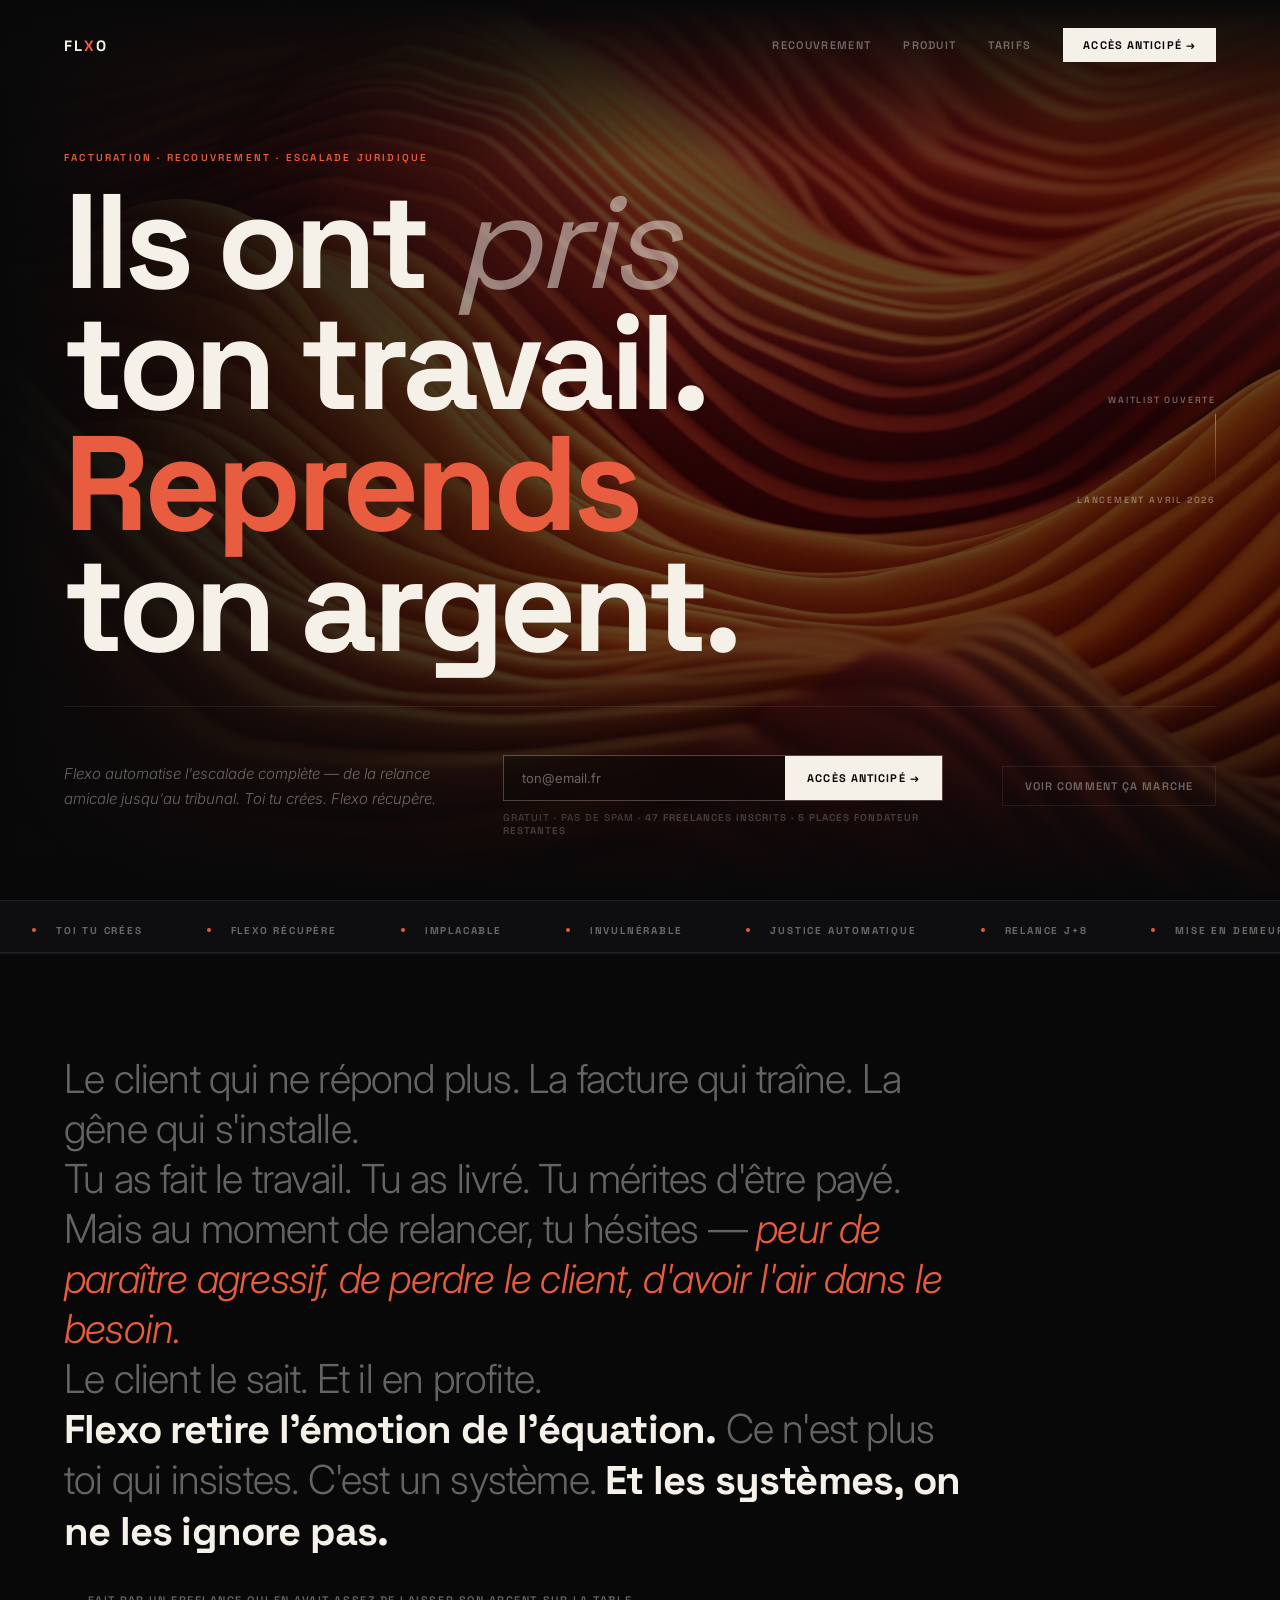
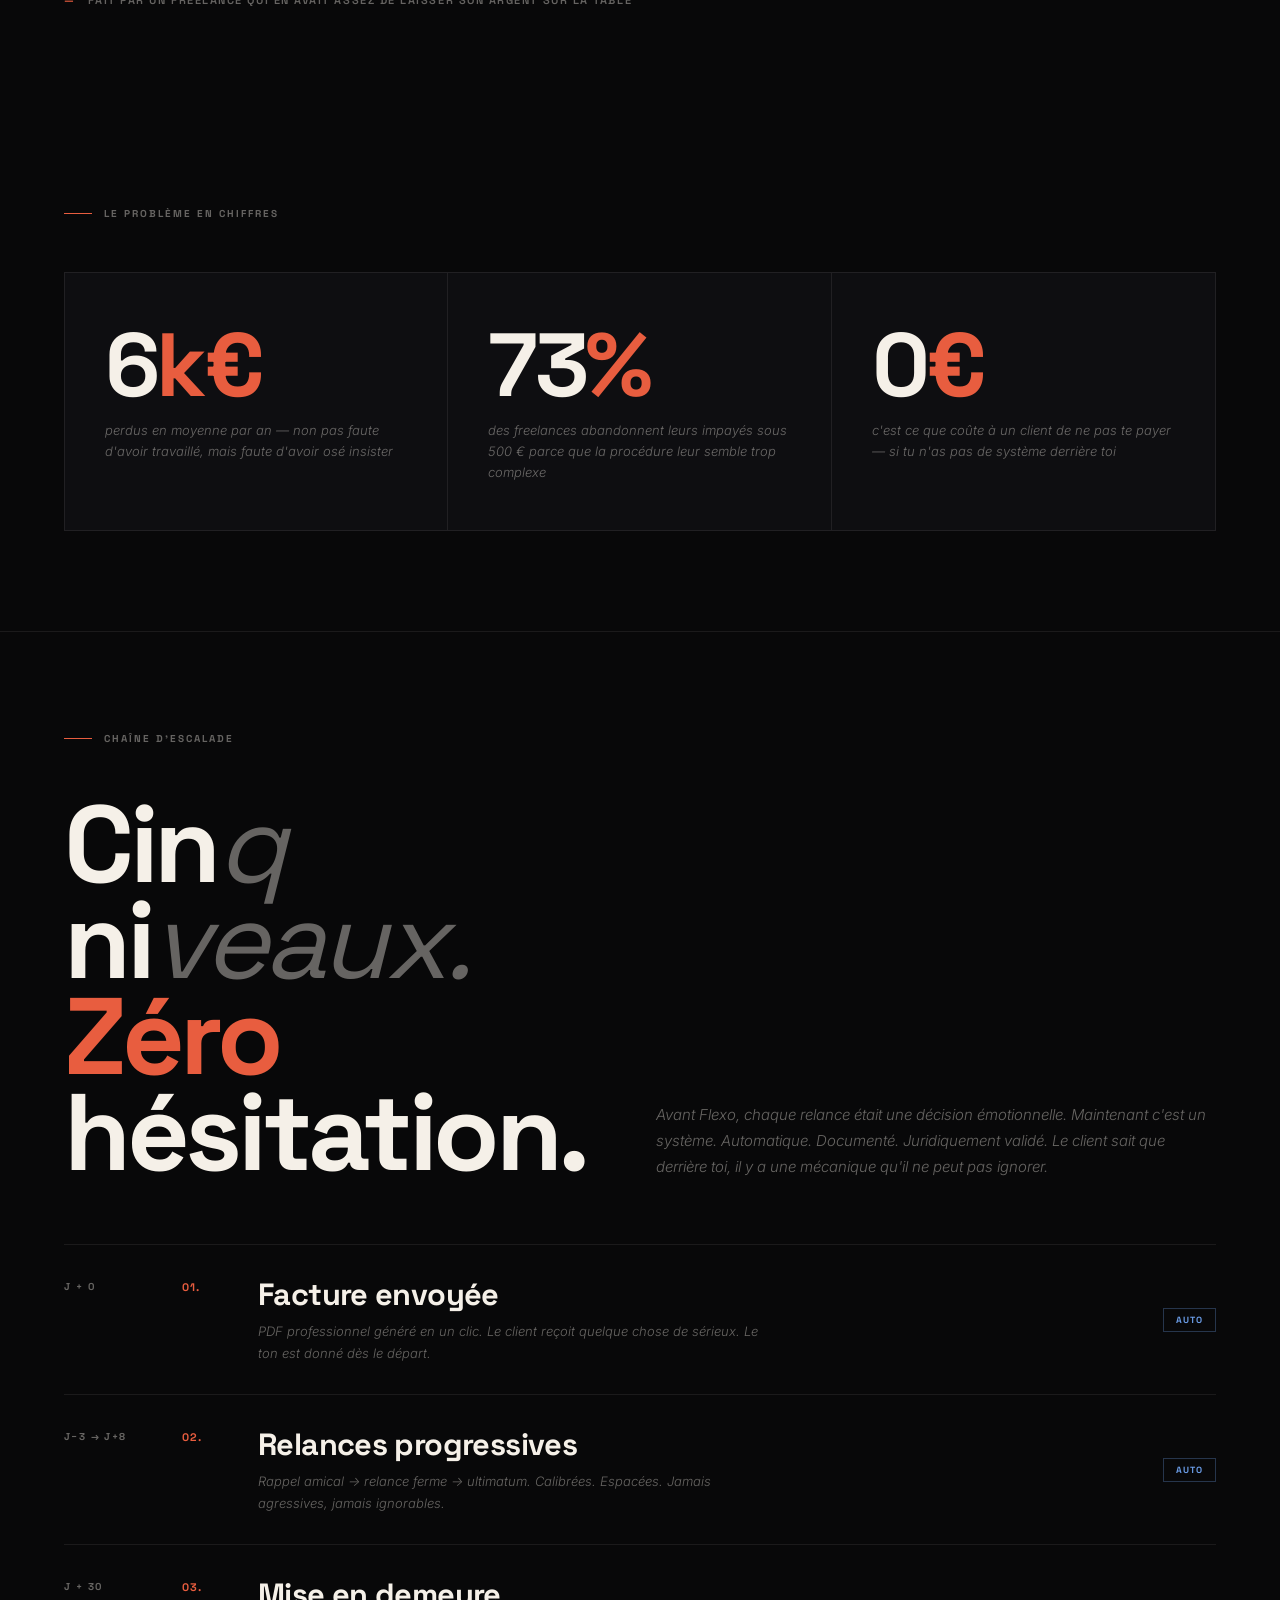
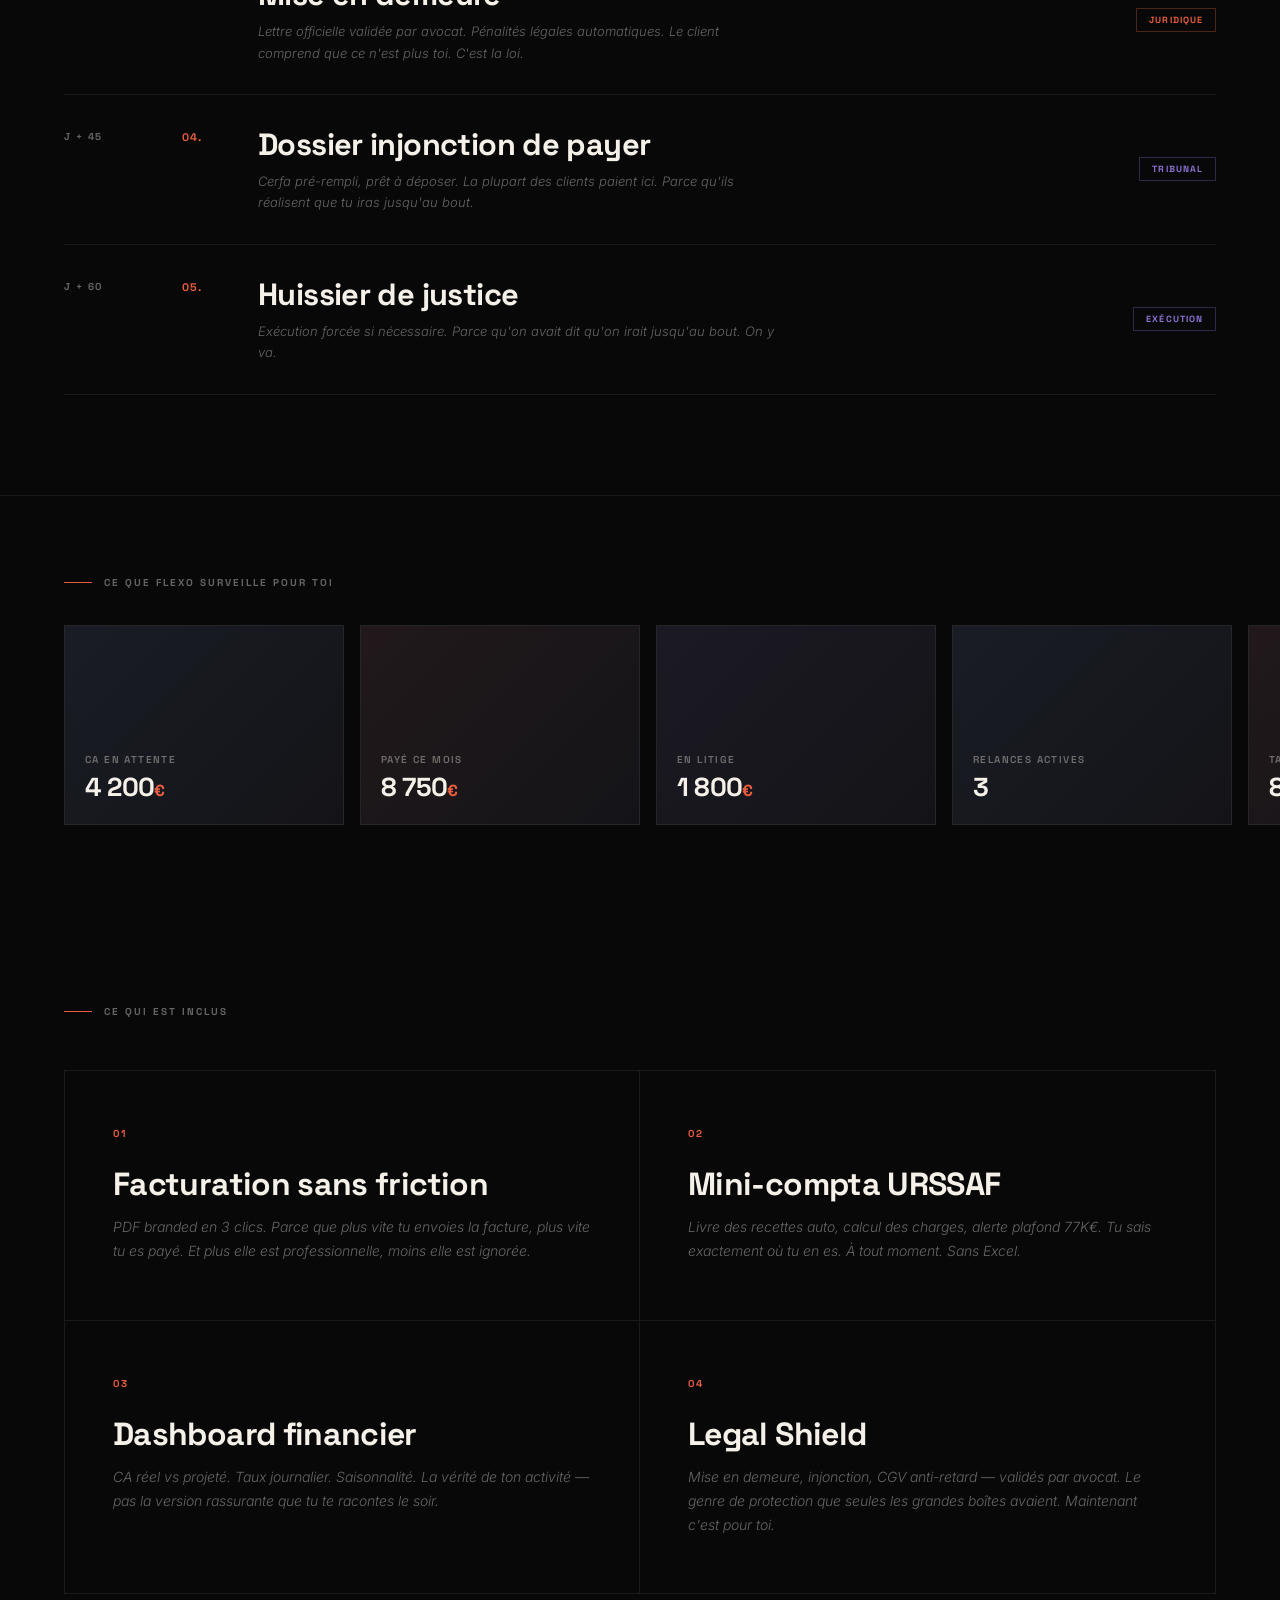
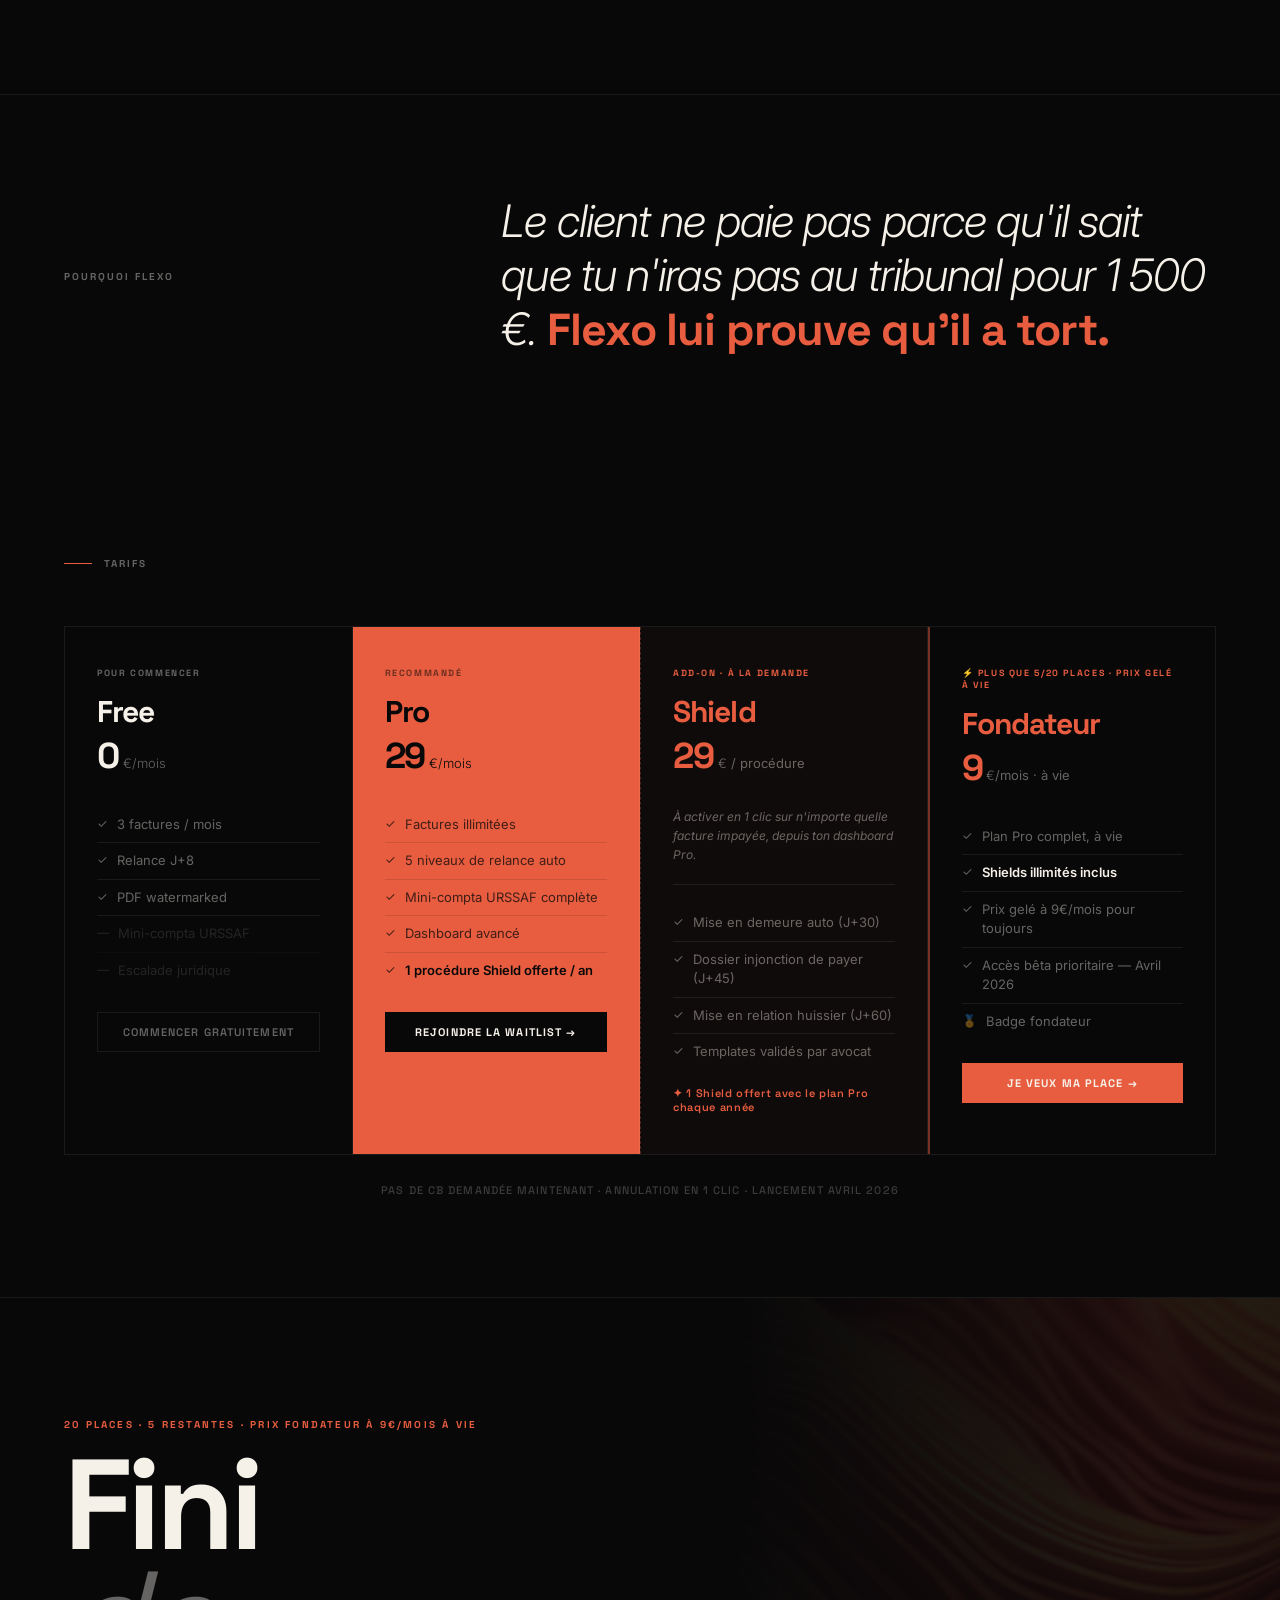
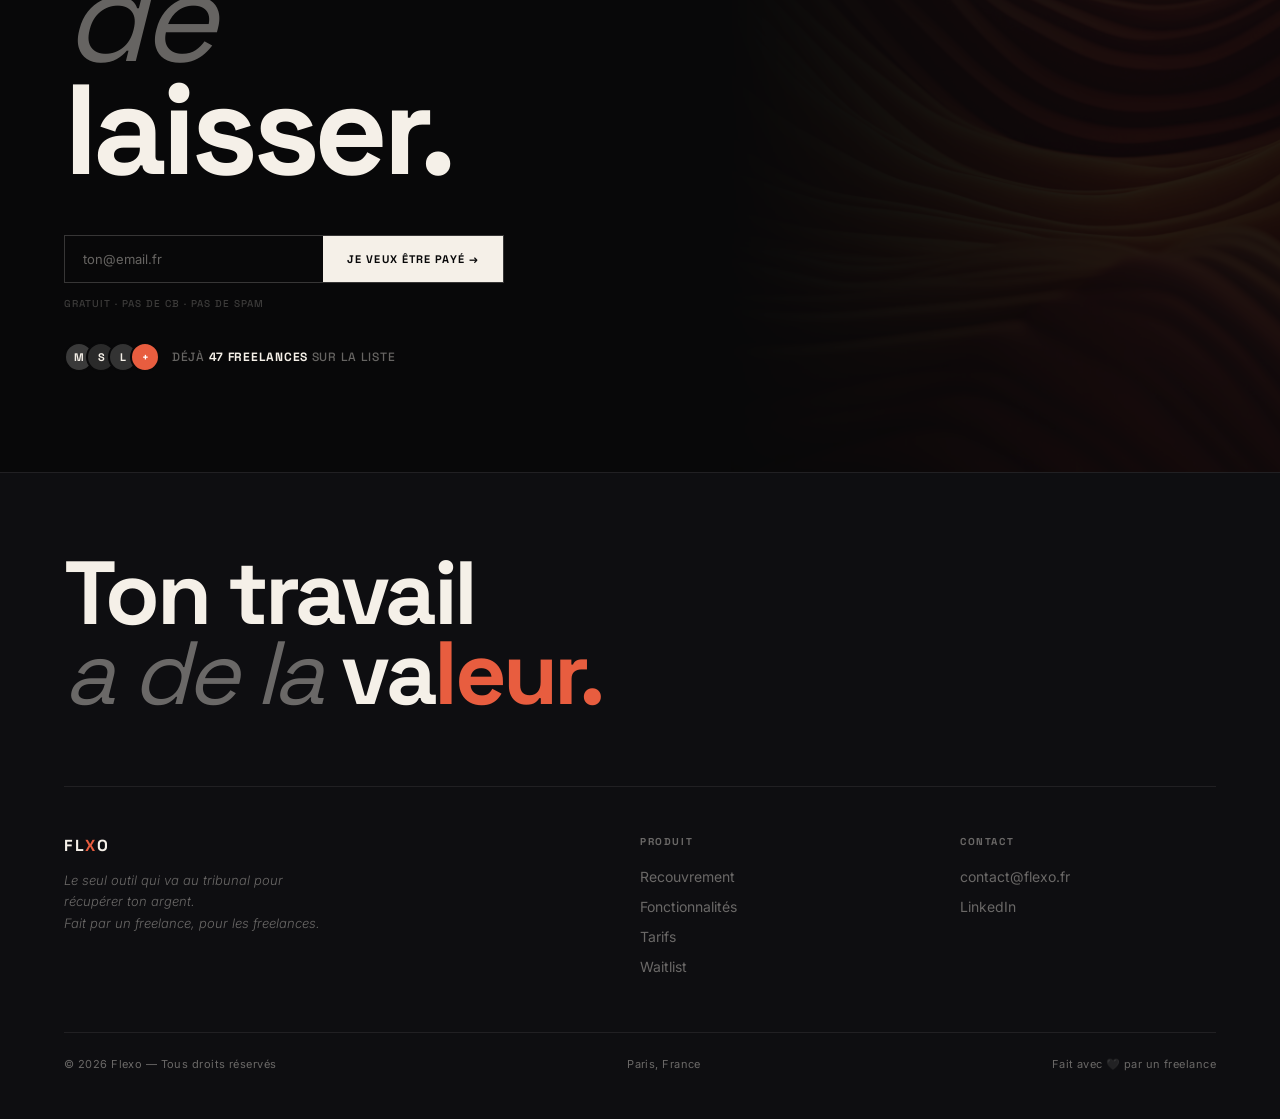
<file: index.html>
<!doctype html>
<html lang="fr">
  <head>
    <meta charset="UTF-8" />
    <meta name="viewport" content="width=device-width, initial-scale=1.0" />
    <title>Flexo — Reprends ton argent</title>
    <link rel="preconnect" href="https://fonts.googleapis.com" crossorigin />
    <link
      href="https://fonts.googleapis.com/css2?family=Space+Grotesk:wght@400;500;600;700&family=Inter:wght@400;500;600&display=swap"
      rel="stylesheet"
    />
    <link rel="stylesheet" href="style.css" />
  </head>
  <body>

    <!-- PRELOADER -->
    <div
      id="preloader"
      role="progressbar"
      aria-valuemin="0"
      aria-valuemax="100"
      aria-valuenow="0"
    >
      <div class="pre-top">Flexo — Recouvrement automatisé</div>
      <div class="pre-center">
        <div class="pre-num" id="preNum">0</div>
      </div>
      <div>
        <div class="pre-bar-wrap"><div class="pre-bar" id="preBar"></div></div>
        <div class="pre-bottom">
          <span>Chargement</span>
          <span id="preLabel">Initialisation...</span>
        </div>
      </div>
    </div>

    <!-- NAV -->
    <nav aria-label="Navigation principale">
      <a class="nav-logo" href="#">FL<span class="accent">X</span>O</a>
      <div class="nav-right">
        <a class="nav-link" href="#escalade">Recouvrement</a>
        <a class="nav-link" href="#produit">Produit</a>
        <a class="nav-link" href="#tarifs">Tarifs</a>
        <button
          type="button"
          class="btn-primary nav-btn"
          data-scroll="waitlist"
        >
          Accès anticipé →
        </button>
      </div>
    </nav>

    <!-- HERO -->
    <section class="hero">
      <div class="hero-bg" id="heroBg" aria-hidden="true"></div>

      <div class="hero-meta" aria-hidden="true">
        <div class="hero-meta-item">Waitlist ouverte</div>
        <div class="hero-meta-line"></div>
        <div class="hero-meta-item">Lancement Avril 2026</div>
      </div>

      <div class="hero-content">
        <div class="hero-eyebrow r">
          Facturation · Recouvrement · Escalade juridique
        </div>
        <h1 class="r delay-1">
          Ils ont
          <span class="light">pris</span><br />
          ton travail.<br />
          <span class="coral">Reprends</span><br />
          ton argent.
        </h1>
        <div class="hero-bottom r delay-3">
          <p class="hero-sub">
            Flexo automatise l'escalade complète — de la relance amicale
            jusqu'au tribunal. Toi tu crées. Flexo récupère.
          </p>
          <form
            class="hero-waitlist-form r delay-5"
            id="heroWaitlistForm"
            novalidate
          >
            <div class="hero-waitlist-row">
              <input
                type="email"
                id="heroEmailInput"
                placeholder="ton@email.fr"
                autocomplete="email"
                aria-label="Adresse e-mail"
              />
              <button type="submit" class="btn-primary btn-fill">
                Accès anticipé →
              </button>
            </div>
            <p class="hero-wl-note">
  Gratuit · Pas de spam ·
  <strong><span id="heroCount">47</span> freelances inscrits · 5 places fondateur restantes</strong>
</p>
            <p
              class="wl-success hero-wl-success"
              id="heroWlSuccess"
              role="status"
            >
              ✓ Inscription confirmée — on te tient au courant.
            </p>
          </form>
          <div class="hero-actions">
            <button type="button" class="btn-line" data-scroll="escalade">
              Voir comment ça marche
            </button>
          </div>
        </div>
      </div>
    </section>

    <!-- MARQUEE -->
    <div class="marquee" aria-hidden="true">
      <div class="marquee-track" id="marqueeTrack"></div>
    </div>

    <!-- INTRO EDITORIAL -->
    <section class="intro-section r">
      <p class="intro-text">
        Le client qui ne répond plus. La facture qui traîne. La gêne qui
        s'installe.<br />
        Tu as fait le travail. Tu as livré. Tu mérites d'être payé.<br />
        Mais au moment de relancer, tu hésites —
        <em>peur de paraître agressif, de perdre le client, d'avoir l'air dans le
          besoin.</em><br />
        Le client le sait. Et il en profite.<br />
        <strong>Flexo retire l'émotion de l'équation.</strong>
        Ce n'est plus toi qui insistes. C'est un système.
        <strong>Et les systèmes, on ne les ignore pas.</strong>
      </p>
      <div class="intro-byline">
        Fait par un freelance qui en avait assez de laisser son argent sur la table
      </div>
    </section>

    <!-- STATS -->
    <section class="section r">
      <div class="section-label">Le problème en chiffres</div>
      <div class="stats-strip">
        <div class="stat-block">
          <div class="stat-big">6<span class="unit">k€</span></div>
          <div class="stat-sub">
            perdus en moyenne par an — non pas faute d'avoir travaillé, mais
            faute d'avoir osé insister
          </div>
        </div>
        <div class="stat-block">
          <div class="stat-big">73<span class="unit">%</span></div>
          <div class="stat-sub">
            des freelances abandonnent leurs impayés sous 500 € parce que la
            procédure leur semble trop complexe
          </div>
        </div>
        <div class="stat-block">
          <div class="stat-big">0<span class="unit">€</span></div>
          <div class="stat-sub">
            c'est ce que coûte à un client de ne pas te payer — si tu n'as pas
            de système derrière toi
          </div>
        </div>
      </div>
    </section>

    <!-- ESCALADE -->
    <section class="section" id="escalade">
      <div class="escalade-heading r">
        <div>
          <div class="section-label">Chaîne d'escalade</div>
          <div class="esc-big-title">
            Cin<span class="light">q</span><br />
            ni<span class="light">veaux.</span><br />
            <span class="coral">Zéro</span><br />
            hésitation.
          </div>
        </div>
        <p class="esc-intro-copy r delay-1">
          Avant Flexo, chaque relance était une décision émotionnelle.
          Maintenant c'est un système. Automatique. Documenté. Juridiquement
          validé. Le client sait que derrière toi, il y a une mécanique qu'il ne
          peut pas ignorer.
        </p>
      </div>

      <div class="esc-rows r delay-2">
        <div class="esc-row">
          <div class="esc-timing">J + 0</div>
          <div class="esc-index">01.</div>
          <div>
            <div class="esc-name">Facture envoyée</div>
            <div class="esc-desc">
              PDF professionnel généré en un clic. Le client reçoit quelque
              chose de sérieux. Le ton est donné dès le départ.
            </div>
          </div>
          <span class="esc-pill pill-a">Auto</span>
        </div>
        <div class="esc-row">
          <div class="esc-timing">J−3 → J+8</div>
          <div class="esc-index">02.</div>
          <div>
            <div class="esc-name">Relances progressives</div>
            <div class="esc-desc">
              Rappel amical → relance ferme → ultimatum. Calibrées. Espacées.
              Jamais agressives, jamais ignorables.
            </div>
          </div>
          <span class="esc-pill pill-a">Auto</span>
        </div>
        <div class="esc-row">
          <div class="esc-timing">J + 30</div>
          <div class="esc-index">03.</div>
          <div>
            <div class="esc-name">Mise en demeure</div>
            <div class="esc-desc">
              Lettre officielle validée par avocat. Pénalités légales
              automatiques. Le client comprend que ce n'est plus toi. C'est la loi.
            </div>
          </div>
          <span class="esc-pill pill-j">Juridique</span>
        </div>
        <div class="esc-row">
          <div class="esc-timing">J + 45</div>
          <div class="esc-index">04.</div>
          <div>
            <div class="esc-name">Dossier injonction de payer</div>
            <div class="esc-desc">
              Cerfa pré-rempli, prêt à déposer. La plupart des clients paient
              ici. Parce qu'ils réalisent que tu iras jusqu'au bout.
            </div>
          </div>
          <span class="esc-pill pill-t">Tribunal</span>
        </div>
        <div class="esc-row">
          <div class="esc-timing">J + 60</div>
          <div class="esc-index">05.</div>
          <div>
            <div class="esc-name">Huissier de justice</div>
            <div class="esc-desc">
              Exécution forcée si nécessaire. Parce qu'on avait dit qu'on irait
              jusqu'au bout. On y va.
            </div>
          </div>
          <span class="esc-pill pill-t">Exécution</span>
        </div>
      </div>
    </section>

    <!-- PHOTO STRIP -->
    <div class="photo-strip r" aria-hidden="true">
      <div class="strip-label">Ce que Flexo surveille pour toi</div>
      <div class="strip-track" id="stripTrack"></div>
    </div>

    <!-- PRODUIT -->
    <section class="section" id="produit">
      <div class="section-label r">Ce qui est inclus</div>
      <div class="features-split r delay-1">
        <div class="feat-block">
          <div class="feat-num">01</div>
          <div class="feat-name">Facturation sans friction</div>
          <div class="feat-desc">
            PDF branded en 3 clics. Parce que plus vite tu envoies la facture,
            plus vite tu es payé. Et plus elle est professionnelle, moins elle
            est ignorée.
          </div>
        </div>
        <div class="feat-block">
          <div class="feat-num">02</div>
          <div class="feat-name">Mini-compta URSSAF</div>
          <div class="feat-desc">
            Livre des recettes auto, calcul des charges, alerte plafond 77K€.
            Tu sais exactement où tu en es. À tout moment. Sans Excel.
          </div>
        </div>
        <div class="feat-block">
          <div class="feat-num">03</div>
          <div class="feat-name">Dashboard financier</div>
          <div class="feat-desc">
            CA réel vs projeté. Taux journalier. Saisonnalité. La vérité de ton
            activité — pas la version rassurante que tu te racontes le soir.
          </div>
        </div>
        <div class="feat-block">
          <div class="feat-num">04</div>
          <div class="feat-name">Legal Shield</div>
          <div class="feat-desc">
            Mise en demeure, injonction, CGV anti-retard — validés par avocat.
            Le genre de protection que seules les grandes boîtes avaient.
            Maintenant c'est pour toi.
          </div>
        </div>
      </div>
    </section>

    <!-- EDITORIAL QUOTE -->
    <section class="quote-section r">
      <div class="quote-label">Pourquoi Flexo</div>
      <blockquote class="quote-text">
        Le client ne paie pas parce qu'il sait que tu n'iras pas au tribunal
        pour 1 500 €. <strong>Flexo lui prouve qu'il a tort.</strong>
      </blockquote>
    </section>

    <!-- PRICING -->
    <section class="section" id="tarifs">
      <div class="section-label r">Tarifs</div>
      <div class="pricing-wrap r delay-1">

        <!-- FREE -->
        <div class="p-card">
          <div class="p-tier">Pour commencer</div>
          <div class="p-name">Free</div>
          <div class="p-price"><strong>0</strong> €/mois</div>
          <ul class="p-list">
            <li><span class="ck">✓</span> 3 factures / mois</li>
            <li><span class="ck">✓</span> Relance J+8</li>
            <li><span class="ck">✓</span> PDF watermarked</li>
            <li class="off"><span class="ck">—</span> Mini-compta URSSAF</li>
            <li class="off"><span class="ck">—</span> Escalade juridique</li>
          </ul>
          <button type="button" class="btn-line btn-card" data-scroll="waitlist">
            Commencer gratuitement
          </button>
        </div>

        <!-- PRO -->
        <div class="p-card hot">
          <div class="p-tier">Recommandé</div>
          <div class="p-name">Pro</div>
          <div class="p-price"><strong>29</strong> €/mois</div>
          <ul class="p-list">
            <li><span class="ck">✓</span> Factures illimitées</li>
            <li><span class="ck">✓</span> 5 niveaux de relance auto</li>
            <li><span class="ck">✓</span> Mini-compta URSSAF complète</li>
            <li><span class="ck">✓</span> Dashboard avancé</li>
            <li><span class="ck">✓</span> <strong>1 procédure Shield offerte / an</strong></li>
          </ul>
          <button type="button" class="btn-primary btn-card" data-scroll="waitlist">
            Rejoindre la waitlist →
          </button>
        </div>

        <!-- SHIELD ADD-ON -->
        <div class="p-card p-card--addon">
          <div class="p-tier">Add-on · À la demande</div>
          <div class="p-name">Shield</div>
          <div class="p-price"><strong>29</strong> €<span class="p-once"> / procédure</span></div>
          <p class="p-addon-desc">
            À activer en 1 clic sur n'importe quelle facture impayée, depuis ton dashboard Pro.
          </p>
          <ul class="p-list">
            <li><span class="ck">✓</span> Mise en demeure auto (J+30)</li>
            <li><span class="ck">✓</span> Dossier injonction de payer (J+45)</li>
            <li><span class="ck">✓</span> Mise en relation huissier (J+60)</li>
            <li><span class="ck">✓</span> Templates validés par avocat</li>
          </ul>
          <p class="p-addon-note">
            ✦ 1 Shield offert avec le plan Pro chaque année
          </p>
        </div>

        <!-- FONDATEUR -->
<div class="p-card p-card--founder">
  <div class="p-tier">
    ⚡ Plus que <span id="founderSpots">5</span>/20 places · Prix gelé à vie
  </div>
  <div class="p-name">Fondateur</div>
  <div class="p-price">
    <strong>9</strong> €<span class="p-once">/mois · à vie</span>
  </div>
  <ul class="p-list">
    <li><span class="ck">✓</span> Plan Pro complet, à vie</li>
    <li><span class="ck">✓</span> <strong>Shields illimités inclus</strong></li>
    <li><span class="ck">✓</span> Prix gelé à 9€/mois pour toujours</li>
    <li><span class="ck">✓</span> Accès bêta prioritaire — Avril 2026</li>
    <li><span class="ck">🏅</span> Badge fondateur</li>
  </ul>
  <button type="button" class="btn-primary btn-card btn-founder" data-scroll="waitlist">
    Je veux ma place →
  </button>
</div>


      </div>

      <!-- PRICING REASSURANCE -->
      <p class="pricing-note r delay-3">
        Pas de CB demandée maintenant · Annulation en 1 clic · Lancement Avril 2026
      </p>
    </section>

    <!-- CTA / WAITLIST -->
    <section class="cta-wrap" id="waitlist">
      <div class="cta-bg-img" aria-hidden="true"></div>
      <div class="cta-inner">
        <div class="cta-overline r">
  20 places · 5 restantes · Prix fondateur à 9€/mois à vie
</div>
        <h2 class="cta-heading r delay-1">
          Fini<br />
          <span class="light">de</span><br />
          laisser.
        </h2>
        <form class="waitlist-form" id="waitlistForm" novalidate>
          <div class="waitlist-row r delay-2">
            <input
              type="email"
              id="emailInput"
              placeholder="ton@email.fr"
              autocomplete="email"
              aria-label="Adresse e-mail"
            />
            <button type="submit" class="btn-primary btn-submit">
              Je veux être payé →
            </button>
          </div>
          <p class="wl-note r delay-4">Gratuit · Pas de CB · Pas de spam</p>
          <p class="wl-success" id="wlSuccess" role="status">
            ✓ Inscription confirmée — on te tient au courant.
          </p>
        </form>
        <div class="wl-avatars r delay-5">
          <div class="avs" aria-hidden="true">
            <div class="av" style="background:#3a3a3a">M</div>
            <div class="av" style="background:#2a2a2a">S</div>
            <div class="av" style="background:#333333">L</div>
            <div class="av" style="background:#E85D3F; color:#fff">+</div>
          </div>
          <p class="wl-proof">
            Déjà <strong>47 freelances</strong> sur la liste
          </p>
        </div>
      </div>
    </section>

    <!-- FOOTER -->
    <footer>
      <div class="footer-statement">
        Ton travail<br />
        <span class="light">a de la</span>
        va<span class="coral">leur.</span>
      </div>
      <div class="footer-cols">
        <div>
          <div class="footer-brand">FL<span class="accent">X</span>O</div>
          <p class="footer-tagline">
            Le seul outil qui va au tribunal pour récupérer ton argent.<br />
            Fait par un freelance, pour les freelances.
          </p>
        </div>
        <div class="footer-col">
          <h5>Produit</h5>
          <ul>
            <li><a href="#escalade">Recouvrement</a></li>
            <li><a href="#produit">Fonctionnalités</a></li>
            <li><a href="#tarifs">Tarifs</a></li>
            <li><a href="#waitlist">Waitlist</a></li>
          </ul>
        </div>
        <div class="footer-col">
          <h5>Contact</h5>
          <ul>
            <li><a href="mailto:yvan.trouillet@gmail.com">contact@flexo.fr</a></li>
            <li><a href="#" rel="noopener noreferrer">LinkedIn</a></li>
          </ul>
        </div>
      </div>
      <div class="footer-bottom">
        <span class="footer-copy">© 2026 Flexo — Tous droits réservés</span>
        <span class="footer-copy">Paris, France</span>
        <span class="footer-copy">Fait avec 🖤 par un freelance</span>
      </div>
    </footer>

    <script src="main.js"></script>
  </body>
</html>
</file>
<file: style.css>
/* ══════════════════════════════════════
   RESET & ROOT
══════════════════════════════════════ */
*,
*::before,
*::after {
  box-sizing: border-box;
  margin: 0;
  padding: 0;
}
button,
input,
select,
textarea {
  font-family: inherit;
}

:root {
  --black: #080809;
  --off: #0e0e11;
  --surface: #141418;
  --coral: #e85d3f;           /* ← MODIFIÉ — charte graphique */
  --coral2: #f07060;          /* ← MODIFIÉ — cohérence */
  --blue: #6b9de8;
  --violet: #8b72d4;
  --white: #f5f0e8;           /* ← MODIFIÉ — crème papier charte */
  --muted: rgba(245, 240, 232, 0.4);  /* ← MODIFIÉ — cohérence */
  --border: rgba(245, 240, 232, 0.08);
  --font-display: "Space Grotesk", sans-serif;  /* ← MODIFIÉ */
  --font-body: "Inter", sans-serif;             /* ← MODIFIÉ */
  --font: "Space Grotesk", sans-serif;          /* ← MODIFIÉ */
  --t1: 0.2s;
  --t2: 0.35s;
  --t3: 0.7s;
}

html {
  scroll-behavior: smooth;
}
body {
  background: var(--black);
  color: var(--white);
  font-family: var(--font-body);  /* ← MODIFIÉ — Inter pour le body */
  overflow-x: hidden;
}
::selection {
  background: var(--coral);
  color: var(--black);
}

/* ══════════════════════════════════════
   PRELOADER
══════════════════════════════════════ */
#preloader {
  position: fixed;
  inset: 0;
  z-index: 9999;
  background: var(--black);
  display: flex;
  flex-direction: column;
  justify-content: space-between;
  padding: 5vw;
  transition:
    opacity 0.8s ease,
    visibility 0.8s;
}
#preloader.hidden {
  opacity: 0;
  visibility: hidden;
  pointer-events: none;
}

.pre-top {
  font-size: 11px;
  font-weight: 600;
  letter-spacing: 0.18em;
  text-transform: uppercase;
  color: var(--muted);
  font-family: var(--font-display);  /* ← MODIFIÉ */
}
.pre-center {
  text-align: center;
}
.pre-num {
  font-size: clamp(90px, 20vw, 240px);
  font-weight: 700;             /* ← MODIFIÉ — Space Grotesk n'a pas 200 */
  line-height: 1;
  letter-spacing: -0.05em;
  color: var(--white);
  font-family: var(--font-display);
}
.pre-bar-wrap {
  width: 100%;
  height: 1px;
  background: var(--border);
  overflow: hidden;
}
.pre-bar {
  height: 100%;
  background: var(--coral);
  width: 0;
  transition: width 0.04s linear;
}
.pre-bottom {
  display: flex;
  justify-content: space-between;
  margin-top: 16px;
  font-size: 11px;
  font-weight: 500;
  letter-spacing: 0.14em;
  text-transform: uppercase;
  color: var(--muted);
  font-family: var(--font-display);
}

/* ══════════════════════════════════════
   NAV
══════════════════════════════════════ */
nav {
  position: fixed;
  top: 0;
  left: 0;
  right: 0;
  z-index: 500;
  display: flex;
  align-items: center;
  justify-content: space-between;
  padding: 28px 5vw;
  pointer-events: none;
}
nav > * {
  pointer-events: all;
}

.nav-logo {
  font-size: 15px;
  font-weight: 700;
  letter-spacing: 0.14em;
  text-transform: uppercase;
  color: var(--white);
  text-decoration: none;
  font-family: var(--font-display);
}
.nav-logo .accent {
  color: var(--coral);
}

.nav-right {
  display: flex;
  gap: 32px;
  align-items: center;
}

.nav-link {
  font-size: 11px;
  font-weight: 600;
  letter-spacing: 0.12em;
  text-transform: uppercase;
  color: var(--muted);
  text-decoration: none;
  transition: color var(--t1);
  font-family: var(--font-display);
}
.nav-link:hover {
  color: var(--white);
}

/* ══════════════════════════════════════
   BOUTONS — base commune
══════════════════════════════════════ */
.btn-primary {
  font-size: 11px;
  font-weight: 700;
  letter-spacing: 0.1em;
  text-transform: uppercase;
  color: var(--black);
  background: var(--white);
  border: none;
  cursor: pointer;
  transition:
    background var(--t1),
    color var(--t1);
  font-family: var(--font-display);
}
.btn-primary:hover {
  background: var(--coral);
  color: var(--white);
}

.nav-btn {
  padding: 10px 20px;
}
.btn-fill {
  padding: 13px 26px;
}

/* ← AJOUTÉ — boutons dans les pricing cards */
.btn-card {
  width: 100%;
  margin-top: 24px;
  padding: 13px 20px;
  text-align: center;
  display: block;
}

.btn-founder {
  background: var(--coral);
  color: var(--white);
}
.btn-founder:hover {
  background: var(--white);
  color: var(--black);
}

.p-card.hot .btn-card {
  background: var(--black);
  color: var(--white);
}
.p-card.hot .btn-card:hover {
  background: var(--white);
  color: var(--black);
}

.btn-line {
  font-size: 11px;
  font-weight: 600;
  letter-spacing: 0.1em;
  text-transform: uppercase;
  color: var(--muted);
  background: transparent;
  border: 1px solid var(--border);
  padding: 12px 22px;
  cursor: pointer;
  transition:
    color var(--t1),
    border-color var(--t1);
  font-family: var(--font-display);
}
.btn-line:hover {
  color: var(--white);
  border-color: rgba(245, 240, 232, 0.3);
}

/* ══════════════════════════════════════
   HERO
══════════════════════════════════════ */
.hero {
  position: relative;
  height: 100vh;
  min-height: 700px;
  overflow: hidden;
}

.hero-bg {
  position: absolute;
  inset: 0;
  background: url("./assets/hero-bg.jpg") center/cover;
  filter: brightness(0.38) saturate(1.1);
  transform: scale(1.04);
  transition: transform 8s ease;
}
.hero-bg.loaded {
  transform: scale(1);
}

.hero::before {
  content: "";
  position: absolute;
  inset: 0;
  z-index: 1;
  background:
    linear-gradient(
      to bottom,
      var(--black) 0%,
      transparent 18%,
      transparent 72%,
      var(--black) 100%
    ),
    linear-gradient(to right, var(--black) 0%, transparent 50%);
}

.hero-content {
  position: relative;
  z-index: 2;
  height: 100%;
  display: flex;
  flex-direction: column;
  justify-content: flex-end;
  padding: 0 5vw 7vh;
}

.hero-eyebrow {
  font-size: 10px;
  font-weight: 600;
  letter-spacing: 0.22em;
  text-transform: uppercase;
  color: var(--coral);
  margin-bottom: 18px;
  font-family: var(--font-display);
}

h1 {
  font-size: clamp(54px, 10.5vw, 148px);
  font-weight: 700;               /* ← MODIFIÉ — Space Grotesk */
  line-height: 0.9;
  letter-spacing: -0.04em;
  color: var(--white);
  font-family: var(--font-display);
}
h1 .light {
  font-weight: 400;
  font-style: italic;
  opacity: 0.5;
}
h1 .coral {
  color: var(--coral);
}

.hero-bottom {
  display: flex;
  justify-content: space-between;
  align-items: center;
  margin-top: 40px;
  padding-top: 28px;
  border-top: 1px solid var(--border);
}
.hero-sub {
  font-size: 15px;
  font-weight: 300;
  font-style: italic;
  color: var(--muted);
  max-width: 380px;
  line-height: 1.7;
}
.hero-actions {
  display: flex;
  gap: 12px;
}

.hero-meta {
  position: absolute;
  right: 5vw;
  top: 50%;
  transform: translateY(-50%);
  z-index: 3;
  display: flex;
  flex-direction: column;
  align-items: flex-end;
  gap: 8px;
}
.hero-meta-item {
  font-size: 9px;
  font-weight: 600;
  letter-spacing: 0.2em;
  text-transform: uppercase;
  color: var(--muted);
  font-family: var(--font-display);
}
.hero-meta-line {
  width: 1px;
  height: 72px;
  background: linear-gradient(to bottom, var(--coral), transparent);
}

/* ══════════════════════════════════════
   MARQUEE
══════════════════════════════════════ */
.marquee {
  border-top: 1px solid var(--border);
  border-bottom: 1px solid var(--border);
  padding: 15px 0;
  overflow: hidden;
  white-space: nowrap;
  background: var(--off);
}
.marquee-track {
  display: inline-flex;
  animation: marquee 28s linear infinite;
}
.marquee-item {
  display: inline-flex;
  align-items: center;
  gap: 20px;
  padding: 0 32px;
  font-size: 10px;
  font-weight: 700;
  letter-spacing: 0.18em;
  text-transform: uppercase;
  color: var(--muted);
  font-family: var(--font-display);
}
.marquee-dot {
  width: 4px;
  height: 4px;
  border-radius: 50%;
  background: var(--coral);
  flex-shrink: 0;
}

@keyframes marquee {
  to {
    transform: translateX(-50%);
  }
}

/* ══════════════════════════════════════
   SECTIONS BASE
══════════════════════════════════════ */
.section {
  padding: 100px 5vw;
}
.section + .section {
  border-top: 1px solid var(--border);
}

/* ══════════════════════════════════════
   LABELS
══════════════════════════════════════ */
.section-label,
.strip-label {
  font-size: 10px;
  font-weight: 700;
  letter-spacing: 0.2em;
  text-transform: uppercase;
  color: var(--muted);
  display: flex;
  align-items: center;
  gap: 12px;
  font-family: var(--font-display);
}
.section-label::before,
.strip-label::before {
  content: "";
  width: 28px;
  height: 1px;
  background: var(--coral);
  flex-shrink: 0;
}
.section-label {
  margin-bottom: 52px;
}
.strip-label {
  margin-bottom: 36px;
  padding-right: 5vw;
}

/* ══════════════════════════════════════
   INTRO EDITORIAL
══════════════════════════════════════ */
.intro-section {
  padding: 100px 5vw;
  border-top: 1px solid var(--border);
}

.intro-text {
  font-size: clamp(26px, 3.8vw, 40px);
  font-weight: 300;
  line-height: 1.25;
  letter-spacing: -0.02em;
  color: var(--muted);
  max-width: 900px;
}
.intro-text strong {
  font-weight: 700;
  color: var(--white);
  font-family: var(--font-display);
}
.intro-text em {
  font-style: italic;
  color: var(--coral);
  font-weight: 300;
}

.intro-byline {
  margin-top: 36px;
  display: flex;
  align-items: center;
  gap: 12px;
  font-size: 11px;
  font-weight: 600;
  letter-spacing: 0.14em;
  text-transform: uppercase;
  color: var(--muted);
  font-family: var(--font-display);
}
.intro-byline::before {
  content: "—";
  color: var(--coral);
}

/* ══════════════════════════════════════
   STATS STRIP
══════════════════════════════════════ */
.stats-strip {
  display: grid;
  grid-template-columns: repeat(3, 1fr);
  border: 1px solid var(--border);
  background: var(--off);
}
.stat-block {
  padding: 48px 40px;
  border-right: 1px solid var(--border);
}
.stat-block:last-child {
  border-right: none;
}

.stat-big {
  font-size: clamp(56px, 7vw, 96px);
  font-weight: 700;
  line-height: 1;
  letter-spacing: -0.04em;
  color: var(--white);
  font-family: var(--font-display);
}
.stat-big .unit {
  color: var(--coral);
}
.stat-sub {
  font-size: 13px;
  font-weight: 300;
  font-style: italic;
  color: var(--muted);
  margin-top: 10px;
  line-height: 1.6;
}

/* ══════════════════════════════════════
   ESCALADE
══════════════════════════════════════ */
.escalade-heading {
  display: grid;
  grid-template-columns: 1fr 1fr;
  gap: 32px;
  margin-bottom: 64px;
  align-items: end;
}
.esc-big-title {
  font-size: clamp(52px, 8.5vw, 116px);
  font-weight: 700;
  line-height: 0.88;
  letter-spacing: -0.04em;
  color: var(--white);
  font-family: var(--font-display);
}
.esc-big-title .light {
  font-weight: 400;
  font-style: italic;
  color: var(--muted);
}
.esc-big-title .coral {
  color: var(--coral);
}

.esc-intro-copy {
  font-size: 15px;
  font-weight: 300;
  font-style: italic;
  color: var(--muted);
  line-height: 1.75;
}

.esc-rows {
  border-top: 1px solid var(--border);
}
.esc-row {
  display: grid;
  grid-template-columns: 90px 48px 1fr auto;
  gap: 0 28px;
  align-items: start;
  padding: 30px 0;
  border-bottom: 1px solid var(--border);
  transition:
    padding var(--t1),
    background var(--t1);
}
.esc-row:hover {
  padding-left: 14px;
  padding-right: 14px;
  background: rgba(232, 93, 63, 0.04);  /* ← MODIFIÉ coral */
}

.esc-timing {
  font-size: 10px;
  font-weight: 700;
  letter-spacing: 0.14em;
  text-transform: uppercase;
  color: var(--muted);
  padding-top: 5px;
  line-height: 1.4;
  font-family: var(--font-display);
}
.esc-index {
  font-size: 11px;
  font-weight: 700;
  letter-spacing: 0.1em;
  color: var(--coral);
  padding-top: 5px;
  font-family: var(--font-display);
}
.esc-name {
  font-size: clamp(20px, 2.4vw, 32px);
  font-weight: 700;
  letter-spacing: -0.02em;
  color: var(--white);
  margin-bottom: 7px;
  font-family: var(--font-display);
}
.esc-desc {
  font-size: 13px;
  font-weight: 300;
  font-style: italic;
  color: var(--muted);
  line-height: 1.65;
  max-width: 520px;
}

.esc-pill {
  font-size: 9px;
  font-weight: 700;
  letter-spacing: 0.12em;
  text-transform: uppercase;
  padding: 5px 12px;
  border: 1px solid;
  align-self: center;
  white-space: nowrap;
  font-family: var(--font-display);
}
.pill-a {
  color: var(--blue);
  border-color: rgba(107, 157, 232, 0.3);
}
.pill-j {
  color: var(--coral);
  border-color: rgba(232, 93, 63, 0.3);
}
.pill-t {
  color: var(--violet);
  border-color: rgba(139, 114, 212, 0.3);
}

/* ══════════════════════════════════════
   FEATURES
══════════════════════════════════════ */
.features-split {
  display: grid;
  grid-template-columns: 1fr 1fr;
  gap: 0;
  border: 1px solid var(--border);
}
.feat-block {
  padding: 56px 48px;
  border-right: 1px solid var(--border);
  border-bottom: 1px solid var(--border);
  position: relative;
  overflow: hidden;
  transition: background var(--t1);
}
.feat-block:nth-child(2n) {
  border-right: none;
}
.feat-block:nth-last-child(-n + 2) {
  border-bottom: none;
}
.feat-block:hover {
  background: rgba(245, 240, 232, 0.02);
}

.feat-block::before {
  content: "";
  position: absolute;
  top: 0;
  left: 0;
  width: 3px;
  height: 0;
  background: var(--coral);
  transition: height var(--t2) ease;
}
.feat-block:hover::before {
  height: 100%;
}

.feat-num {
  font-size: 10px;
  font-weight: 700;
  letter-spacing: 0.18em;
  color: var(--coral);
  margin-bottom: 28px;
  text-transform: uppercase;
  font-family: var(--font-display);
}
.feat-name {
  font-size: clamp(22px, 2.5vw, 34px);
  font-weight: 700;
  letter-spacing: -0.02em;
  color: var(--white);
  margin-bottom: 14px;
  line-height: 1.05;
  font-family: var(--font-display);
}
.feat-desc {
  font-size: 14px;
  font-weight: 300;
  font-style: italic;
  color: var(--muted);
  line-height: 1.72;
}

/* ══════════════════════════════════════
   PHOTO STRIP
══════════════════════════════════════ */
.photo-strip {
  padding: 80px 0 80px 5vw;
  border-top: 1px solid var(--border);
  overflow: hidden;
}

.strip-track {
  display: flex;
  gap: 16px;
  animation: stripScroll 35s linear infinite;
  width: max-content;
}
.strip-track:hover {
  animation-play-state: paused;
}

@keyframes stripScroll {
  to {
    transform: translateX(-50%);
  }
}

.strip-card {
  flex-shrink: 0;
  width: 280px;
  height: 200px;
  background: var(--surface);
  border: 1px solid var(--border);
  display: flex;
  flex-direction: column;
  justify-content: flex-end;
  padding: 20px;
  position: relative;
  overflow: hidden;
}
.strip-card-bg {
  position: absolute;
  inset: 0;
  opacity: 0.25;
}
.strip-card-label {
  position: relative;
  z-index: 1;
  font-size: 10px;
  font-weight: 600;
  letter-spacing: 0.14em;
  text-transform: uppercase;
  color: var(--muted);
  margin-bottom: 4px;
  font-family: var(--font-display);
}
.strip-card-val {
  position: relative;
  z-index: 1;
  font-size: 26px;
  font-weight: 700;
  letter-spacing: -0.03em;
  color: var(--white);
  font-family: var(--font-display);
}
.strip-card-val .unit {
  font-size: 16px;
  color: var(--coral);
}

/* ══════════════════════════════════════
   PRICING
══════════════════════════════════════ */
.pricing-wrap {
  display: grid;
  grid-template-columns: repeat(4, 1fr);
  border: 1px solid var(--border);
  margin-top: 56px;
}
.p-card {
  padding: 40px 32px;
  border-right: 1px solid var(--border);
  position: relative;
  transition: background var(--t1);
}
.p-card:last-child {
  border-right: none;
}
.p-card:hover {
  background: rgba(245, 240, 232, 0.03);
}
.p-card.hot {
  background: var(--coral);
}
.p-card.hot:hover {
  background: #d44f33;  /* ← MODIFIÉ — cohérence nouveau coral */
}

/* ← AJOUTÉ — carte Shield add-on */
.p-card--addon {
  border-left: 1px dashed rgba(232, 93, 63, 0.3);
  background: rgba(232, 93, 63, 0.03);
}
.p-card--addon .p-tier {
  color: var(--coral);
}
.p-card--addon .p-name {
  color: var(--coral);
}
.p-card--addon .p-price strong {
  color: var(--coral);
}

/* ← AJOUTÉ — "/ procédure" en petit */
.p-once {
  font-size: 13px;
  font-weight: 400;
  color: var(--muted);
}

/* ← AJOUTÉ — description contextuelle add-on */
.p-addon-desc {
  font-size: 12px;
  font-weight: 400;
  font-style: italic;
  color: var(--muted);
  line-height: 1.6;
  margin-bottom: 20px;
  padding-bottom: 20px;
  border-bottom: 1px solid var(--border);
}

/* ← AJOUTÉ — note "1 shield offert" */
.p-addon-note {
  margin-top: 16px;
  font-size: 11px;
  font-weight: 600;
  letter-spacing: 0.06em;
  color: var(--coral);
  font-family: var(--font-display);
}

.p-card--founder {
  border-left: 2px solid rgba(232, 93, 63, 0.5);
}
.p-card--founder .p-tier {
  color: var(--coral);
}
.p-card--founder .p-name {
  color: var(--coral);
}
.p-card--founder .p-price strong {
  color: var(--coral);
}

.p-tier {
  font-size: 9px;
  font-weight: 700;
  letter-spacing: 0.18em;
  text-transform: uppercase;
  color: var(--muted);
  margin-bottom: 18px;
  font-family: var(--font-display);
}
.p-card.hot .p-tier {
  color: rgba(8, 8, 9, 0.55);
}

.p-name {
  font-size: 30px;
  font-weight: 700;
  letter-spacing: -0.03em;
  color: var(--white);
  line-height: 1;
  font-family: var(--font-display);
}
.p-card.hot .p-name {
  color: var(--black);
}

.p-price {
  font-size: 13px;
  font-weight: 300;
  color: var(--muted);
  margin: 6px 0 28px;
}
.p-price strong {
  font-size: 36px;
  font-weight: 700;
  letter-spacing: -0.03em;
  color: var(--white);
  font-family: var(--font-display);
}
.p-card.hot .p-price,
.p-card.hot .p-price strong {
  color: var(--black);
}

.p-list {
  list-style: none;
}
.p-list li {
  font-size: 13px;
  font-weight: 400;
  color: var(--muted);
  padding: 8px 0;
  border-bottom: 1px solid var(--border);
  display: flex;
  align-items: flex-start;
  gap: 9px;
  line-height: 1.5;
}
.p-list li strong {
  color: var(--white);
  font-weight: 600;
}
.p-card.hot .p-list li {
  border-color: rgba(8, 8, 9, 0.12);
  color: rgba(8, 8, 9, 0.75);
}
.p-card.hot .p-list li strong {
  color: var(--black);
}
.p-list li:last-child {
  border: none;
}
.p-list li.off {
  opacity: 0.3;
}
.ck {
  flex-shrink: 0;
  font-size: 12px;
}

/* ← AJOUTÉ — note de réassurance sous le pricing */
.pricing-note {
  margin-top: 28px;
  font-size: 11px;
  font-weight: 500;
  letter-spacing: 0.1em;
  text-transform: uppercase;
  color: rgba(245, 240, 232, 0.22);
  text-align: center;
  font-family: var(--font-display);
}

/* ══════════════════════════════════════
   EDITORIAL QUOTE
══════════════════════════════════════ */
.quote-section {
  padding: 100px 5vw;
  border-top: 1px solid var(--border);
  display: grid;
  grid-template-columns: 1fr 2fr;
  gap: 80px;
  align-items: center;
}
.quote-label {
  font-size: 10px;
  font-weight: 700;
  letter-spacing: 0.2em;
  text-transform: uppercase;
  color: var(--muted);
  font-family: var(--font-display);
}
.quote-text {
  font-size: clamp(28px, 3.5vw, 50px);
  font-weight: 300;
  font-style: italic;
  line-height: 1.2;
  letter-spacing: -0.02em;
  color: var(--white);
}
.quote-text strong {
  font-weight: 700;
  font-style: normal;
  color: var(--coral);
  font-family: var(--font-display);
}

/* ══════════════════════════════════════
   CTA / WAITLIST
══════════════════════════════════════ */
.cta-wrap {
  padding: 120px 5vw 100px;
  border-top: 1px solid var(--border);
  position: relative;
  overflow: hidden;
}
.cta-bg-img {
  position: absolute;
  right: 0;
  top: 0;
  bottom: 0;
  width: 55%;
  background: url("assets/hero-bg.jpg") center/cover;
  opacity: 0.12;
  mask-image: linear-gradient(to left, rgba(0,0,0,0.9) 20%, transparent 80%);
}
.cta-inner {
  position: relative;
  z-index: 1;
}

.cta-overline {
  font-size: 10px;
  font-weight: 700;
  letter-spacing: 0.22em;
  text-transform: uppercase;
  color: var(--coral);
  margin-bottom: 18px;
  font-family: var(--font-display);
}
.cta-heading {
  font-size: clamp(52px, 10vw, 140px);
  font-weight: 700;
  line-height: 0.88;
  letter-spacing: -0.04em;
  color: var(--white);
  margin-bottom: 48px;
  font-family: var(--font-display);
}
.cta-heading .light {
  font-weight: 400;
  font-style: italic;
  color: var(--muted);
}

.waitlist-form {
  max-width: 440px;
}
.waitlist-row {
  display: flex;
  border: 1px solid rgba(245, 240, 232, 0.2);
  transition: border-color var(--t1);
}
.waitlist-row input {
  flex: 1;
  background: transparent;
  border: none;
  padding: 15px 18px;
  font-size: 13px;
  color: var(--white);
  outline: none;
  font-family: var(--font-body);
}
.waitlist-row input::placeholder {
  color: var(--muted);
}
.waitlist-row .btn-submit {
  padding: 15px 24px;
  white-space: nowrap;
}

.wl-note {
  font-size: 10px;
  font-weight: 500;
  letter-spacing: 0.1em;
  text-transform: uppercase;
  color: rgba(245, 240, 232, 0.22);
  margin-top: 14px;
  font-family: var(--font-display);
}
.wl-success {
  display: none;
  font-size: 13px;
  font-weight: 600;
  letter-spacing: 0.06em;
  color: #6ddba8;
  margin-top: 16px;
  text-transform: uppercase;
  font-family: var(--font-display);
}

.wl-avatars {
  display: flex;
  align-items: center;
  gap: 12px;
  margin-top: 32px;
}
.avs {
  display: flex;
}
.av {
  width: 30px;
  height: 30px;
  border-radius: 50%;
  border: 2px solid var(--black);
  margin-left: -8px;
  font-size: 11px;
  font-weight: 700;
  color: var(--white);  /* ← MODIFIÉ — cohérence dark */
  display: flex;
  align-items: center;
  justify-content: center;
  font-family: var(--font-display);
}
.av:first-child {
  margin-left: 0;
}
.wl-proof {
  font-size: 12px;
  font-weight: 500;
  letter-spacing: 0.06em;
  text-transform: uppercase;
  color: var(--muted);
  font-family: var(--font-display);
}
.wl-proof strong {
  color: var(--white);
}

/* ══════════════════════════════════════
   FOOTER
══════════════════════════════════════ */
footer {
  border-top: 1px solid var(--border);
  padding: 80px 5vw 48px;
  background: var(--off);
}

.footer-statement {
  font-size: clamp(40px, 7vw, 96px);
  font-weight: 700;
  line-height: 0.9;
  letter-spacing: -0.04em;
  color: var(--white);
  margin-bottom: 72px;
  font-family: var(--font-display);
}
.footer-statement .light {
  font-weight: 400;
  font-style: italic;
  color: var(--muted);
}
.footer-statement .coral {
  color: var(--coral);
}

.footer-cols {
  display: grid;
  grid-template-columns: 2fr 1fr 1fr;
  gap: 64px;
  padding-top: 48px;
  border-top: 1px solid var(--border);
}
.footer-brand {
  font-size: 16px;
  font-weight: 700;
  letter-spacing: 0.1em;
  text-transform: uppercase;
  color: var(--white);
  margin-bottom: 14px;
  font-family: var(--font-display);
}
.footer-brand .accent {
  color: var(--coral);
}
.footer-tagline {
  font-size: 13px;
  font-weight: 300;
  font-style: italic;
  color: var(--muted);
  line-height: 1.65;
  max-width: 280px;
}

.footer-col h5 {
  font-size: 10px;
  font-weight: 700;
  letter-spacing: 0.16em;
  text-transform: uppercase;
  color: var(--muted);
  margin-bottom: 18px;
  font-family: var(--font-display);
}
.footer-col ul {
  list-style: none;
  display: flex;
  flex-direction: column;
  gap: 10px;
}
.footer-col a {
  font-size: 14px;
  font-weight: 400;
  color: var(--muted);
  text-decoration: none;
  transition: color var(--t1);
}
.footer-col a:hover {
  color: var(--white);
}

.footer-bottom {
  margin-top: 56px;
  padding-top: 24px;
  border-top: 1px solid var(--border);
  display: flex;
  justify-content: space-between;
  align-items: center;
  flex-wrap: wrap;
  gap: 12px;
}
.footer-copy {
  font-size: 11px;
  font-weight: 400;
  letter-spacing: 0.04em;
  color: var(--muted);
}

/* ══════════════════════════════════════
   HERO WAITLIST FORM
══════════════════════════════════════ */
.hero-waitlist-form {
  flex: 1;
  width: 100%;
  margin-top: 20px;
  max-width: 440px;
}
.hero-waitlist-row {
  display: flex;
  width: 100%;
  border: 1px solid rgba(245, 240, 232, 0.25);
  transition: border-color var(--t1);
}
.hero-waitlist-row input {
  flex: 1;
  background: rgba(8, 8, 9, 0.4);
  border: none;
  padding: 14px 18px;
  font-size: 13px;
  color: var(--white);
  outline: none;
  backdrop-filter: blur(8px);
  font-family: var(--font-body);
}
.hero-waitlist-row input::placeholder {
  color: var(--muted);
}
.hero-waitlist-row .btn-fill {
  padding: 14px 22px;
  white-space: nowrap;
}
.hero-wl-note {
  font-size: 10px;
  font-weight: 500;
  letter-spacing: 0.1em;
  text-transform: uppercase;
  color: rgba(245, 240, 232, 0.22);
  margin-top: 10px;
  font-family: var(--font-display);
}
.hero-wl-success {
  display: none;
  margin-top: 12px;
}

/* ══════════════════════════════════════
   REVEAL
══════════════════════════════════════ */
.r {
  opacity: 0;
  transform: translateY(20px);
  transition:
    opacity var(--t3) ease,
    transform var(--t3) ease;
}
.r.v {
  opacity: 1;
  transform: none;
}
.delay-1 { transition-delay: 0.1s; }
.delay-2 { transition-delay: 0.2s; }
.delay-3 { transition-delay: 0.25s; }
.delay-4 { transition-delay: 0.3s; }
.delay-5 { transition-delay: 0.4s; }

/* ══════════════════════════════════════
   RESPONSIVE
══════════════════════════════════════ */
@media (max-width: 900px) {
  nav { padding: 18px 5vw; }

  .hero { min-height: 640px; }
  .hero-content {
    justify-content: flex-end;
    padding: 0 6vw 15vh;
  }
  h1 { font-size: clamp(36px, 11vw, 48px); }

  .hero-bottom {
    flex-direction: column;
    align-items: flex-start;
    gap: 20px;
    margin-top: 28px;
  }
  .hero-sub { max-width: none; font-size: 14px; }
  .hero-actions { width: 100%; flex-direction: column; }
  .btn-fill, .btn-line { width: 100%; text-align: center; }
  .hero-meta { display: none; }

  .escalade-heading,
  .features-split,
  .quote-section,
  .footer-cols {
    grid-template-columns: 1fr;
    gap: 32px;
  }
  .features-split .feat-block { border-right: none; }

  .stats-strip { grid-template-columns: 1fr; }
  .stat-block {
    border-right: none;
    border-bottom: 1px solid var(--border);
  }

  .pricing-wrap { grid-template-columns: 1fr 1fr; }
  .p-card {
    border-bottom: 1px solid var(--border);
  }
  .p-card:nth-child(2n) { border-right: none; }

  .photo-strip { padding: 60px 0 60px 5vw; }
  .strip-card { width: 220px; }

  .cta-wrap { padding: 80px 5vw 72px; }
  .cta-heading { font-size: clamp(32px, 10vw, 40px); }
  .cta-bg-img { display: none; }

  .waitlist-row { flex-direction: column; }
  .waitlist-row input,
  .waitlist-row .btn-submit { width: 100%; }

  .footer-statement {
    font-size: clamp(32px, 8vw, 40px);
    margin-bottom: 40px;
  }
  .footer-bottom {
    flex-direction: column;
    align-items: flex-start;
  }
  .nav-right .nav-link { display: none; }
}

@media (max-width: 600px) {
  .section,
  .intro-section { padding: 72px 6vw; }

  .hero-waitlist-row { flex-direction: column; }
  .hero-waitlist-row .btn-fill { width: 100%; text-align: center; }

  .esc-row {
    grid-template-columns: 1fr;
    row-gap: 8px;
  }
  .esc-pill { justify-self: flex-start; }

  .stats-strip {
    border-left: none;
    border-right: none;
  }

  .pricing-wrap {
    grid-template-columns: 1fr;
    margin-top: 36px;
  }
  .p-card:nth-child(2n) { border-right: none; }
}
</file>
